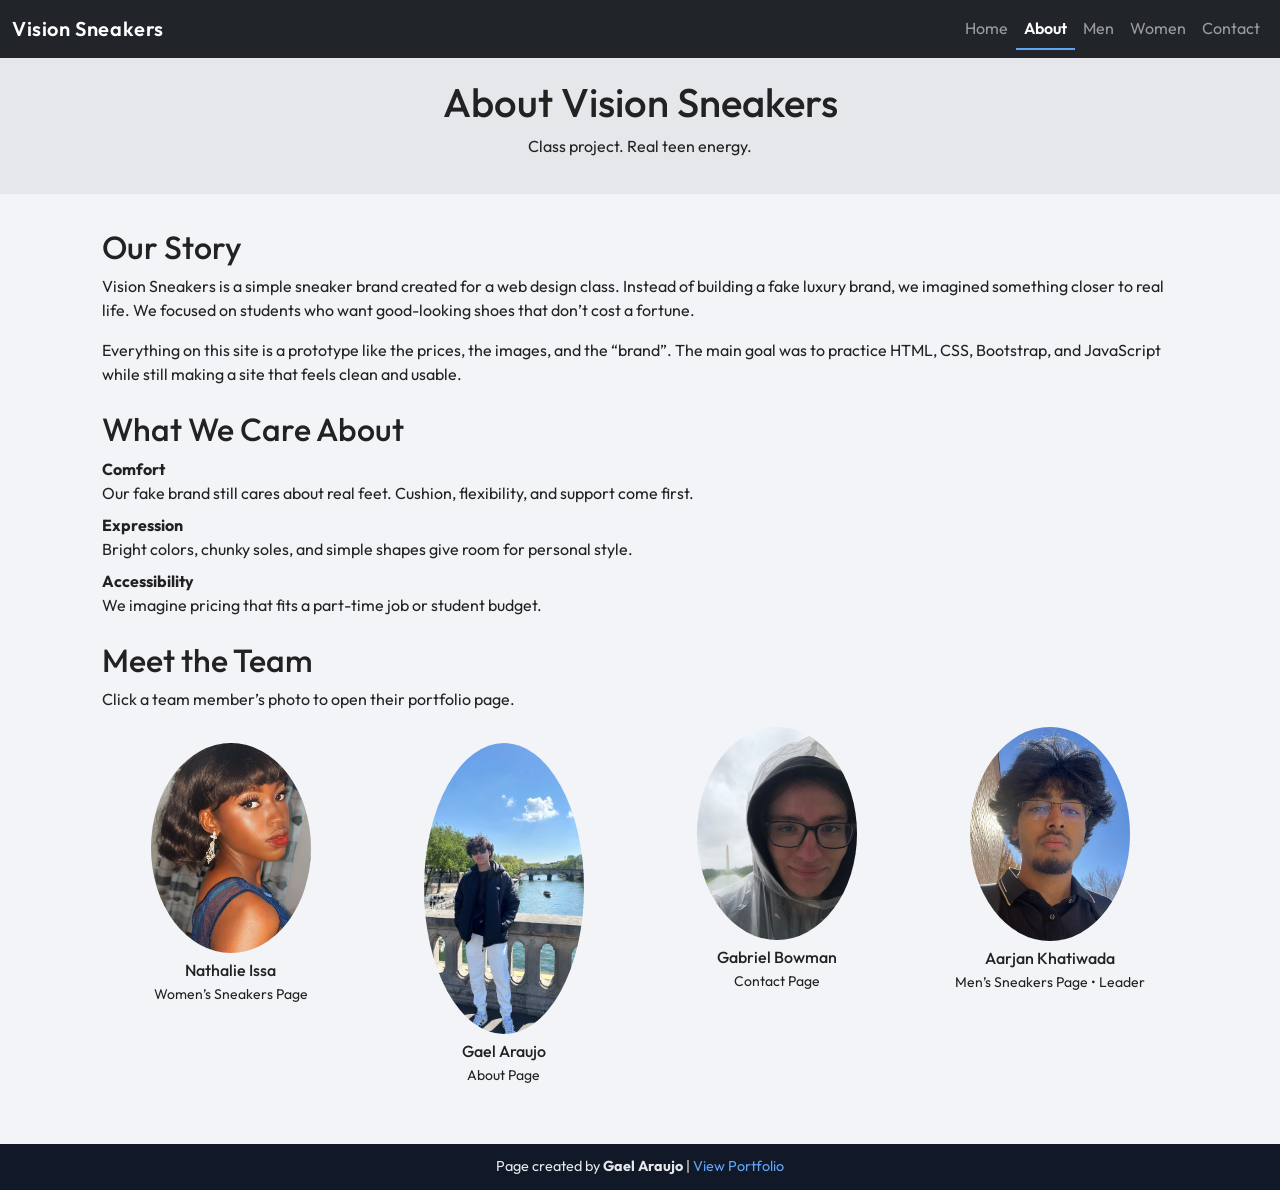
<file: about.html>
<!DOCTYPE html>
<html lang="en">
<head>
    <meta charset="UTF-8">
    <meta name="viewport" content="width=device-width, initial-scale=1.0">
    <title>Vision Sneakers | About</title>
    <link href="https://fonts.googleapis.com/css2?family=Outfit:wght@300;400;600&display=swap" rel="stylesheet">
    <link href="https://cdn.jsdelivr.net/npm/bootstrap@5.3.2/dist/css/bootstrap.min.css" rel="stylesheet">
    <link rel="stylesheet" href="styles.css">
</head>
<body class="mobile">
    <nav class="navbar navbar-expand-lg navbar-dark bg-dark main-nav">
        <div class="container-fluid">
            <a class="navbar-brand logo" href="index.html">Vision Sneakers</a>
            <button class="navbar-toggler" type="button" data-bs-toggle="collapse" data-bs-target="#mainNav">
                <span class="navbar-toggler-icon"></span>
            </button>
            <div class="collapse navbar-collapse" id="mainNav">
                <ul class="navbar-nav ms-auto">
                    <li class="nav-item"><a href="index.html" class="nav-link">Home</a></li>
                    <li class="nav-item"><a href="about.html" class="nav-link active">About</a></li>
                    <li class="nav-item"><a href="mens.html" class="nav-link">Men</a></li>
                    <li class="nav-item"><a href="women.html" class="nav-link">Women</a></li>
                    <li class="nav-item"><a href="contact.html" class="nav-link">Contact</a></li>
                </ul>
            </div>
        </div>
    </nav>

    <header class="page-header text-center">
        <h1>About Vision Sneakers</h1>
        <p>Class project. Real teen energy.</p>
    </header>

    <main class="container my-4">
        <section class="mb-4">
            <h2>Our Story</h2>
            <p>
                Vision Sneakers is a simple sneaker brand created for a web design class. Instead of
                building a fake luxury brand, we imagined something closer to real life. We focused on students who
                want good-looking shoes that don’t cost a fortune.
            </p>
            <p>
                Everything on this site is a prototype like the prices, the images, and the “brand”.
                The main goal was to practice HTML, CSS, Bootstrap, and JavaScript while still
                making a site that feels clean and usable.
            </p>
        </section>

        <section class="mb-4">
            <h2>What We Care About</h2>
            <dl>
                <dt>Comfort</dt>
                <dd>Our fake brand still cares about real feet. Cushion, flexibility, and support come first.</dd>

                <dt>Expression</dt>
                <dd>Bright colors, chunky soles, and simple shapes give room for personal style.</dd>

                <dt>Accessibility</dt>
                <dd>We imagine pricing that fits a part-time job or student budget.</dd>
            </dl>
        </section>

        <section class="mb-4">
            <h2>Meet the Team</h2>
            <p>Click a team member’s photo to open their portfolio page.</p>

            <div class="row g-3 team-grid">
                <div class="col-6 col-md-3 text-center">
                    <a href="portfolio_nathalie.html">
                        <img src="images/portfolio/nathalie.png" alt="Nathalie Issa" class="team-photo">
                    </a>
                    <h3 class="h6 mt-2 mb-1">Nathalie Issa</h3>
                    <p class="small mb-0">Women’s Sneakers Page</p>
                </div>

                <div class="col-6 col-md-3 text-center">
                    <a href="portfolio_gael.html">
                        <img src="images/portfolio/gael1.png" alt="Gael Araujo" class="team-photo">
                    </a>
                    <h3 class="h6 mt-2 mb-1">Gael Araujo</h3>
                    <p class="small mb-0">About Page</p>
                </div>

                <div class="col-6 col-md-3 text-center mt-3 mt-md-0">
                    <a href="portfolio_gabriel.html">
                        <img src="images/portfolio/GabrielPortfolioPicture.jpeg" alt="Gabriel Bowman" class="team-photo">
                    </a>
                    <h3 class="h6 mt-2 mb-1">Gabriel Bowman</h3>
                    <p class="small mb-0">Contact Page</p>
                </div>

                <div class="col-6 col-md-3 text-center mt-3 mt-md-0">
                    <a href="portfolio_aarjan.html">
                        <img src="images/portfolio/aarjan.jpg" alt="Aarjan Khatiwada" class="team-photo">
                    </a>
                    <h3 class="h6 mt-2 mb-1">Aarjan Khatiwada</h3>
                    <p class="small mb-0">Men’s Sneakers Page • Leader</p>
                </div>
            </div>
        </section>
    </main>

    <footer class="site-footer">
        Page created by <strong>Gael Araujo</strong> |
        <a href="portfolio_gael.html">View Portfolio</a>
    </footer>

    <script src="https://cdn.jsdelivr.net/npm/bootstrap@5.3.2/dist/js/bootstrap.bundle.min.js"></script>
    <script src="script.js"></script>
</body>
</html>
</file>
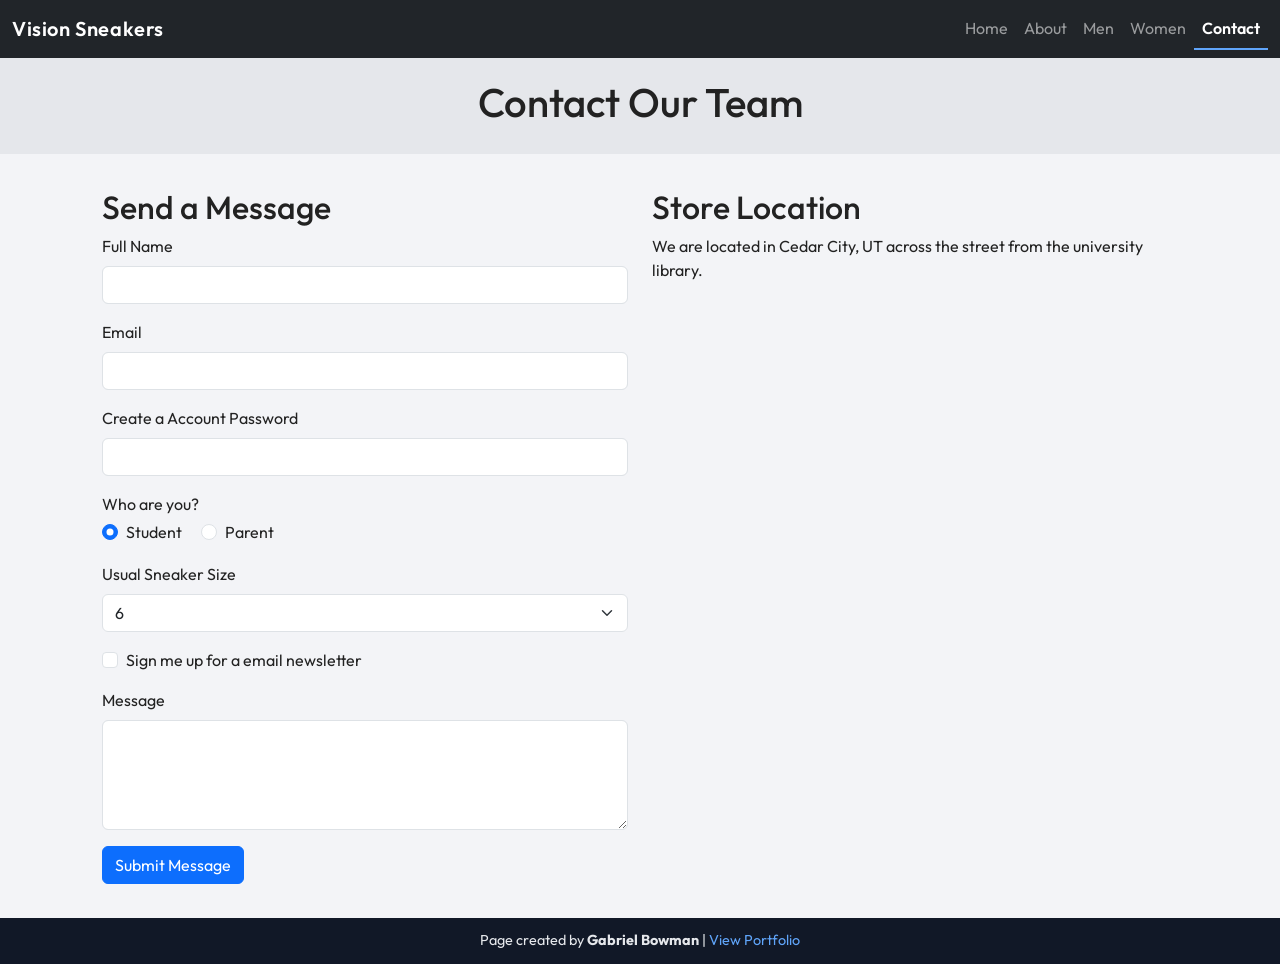
<file: contact.html>
<!DOCTYPE html>
<html lang="en">

<head>
    <meta charset="UTF-8">
    <meta name="viewport" content="width=device-width, initial-scale=1.0">
    <title>Vision Sneakers | Contact</title>

    <link href="https://fonts.googleapis.com/css2?family=Outfit:wght@300;400;600&display=swap" rel="stylesheet">
    <link href="https://cdn.jsdelivr.net/npm/bootstrap@5.3.2/dist/css/bootstrap.min.css" rel="stylesheet">
    <link rel="stylesheet" href="styles.css">
</head>

<body class="mobile">
    <nav class="navbar navbar-expand-lg navbar-dark bg-dark main-nav">
        <div class="container-fluid">
            <a class="navbar-brand logo" href="index.html">Vision Sneakers</a>
            <button class="navbar-toggler" type="button" data-bs-toggle="collapse" data-bs-target="#mainNav">
                <span class="navbar-toggler-icon"></span>
            </button>
            <div class="collapse navbar-collapse" id="mainNav">
                <ul class="navbar-nav ms-auto">
                    <li class="nav-item"><a href="index.html" class="nav-link">Home</a></li>
                    <li class="nav-item"><a href="about.html" class="nav-link">About</a></li>
                    <li class="nav-item"><a href="mens.html" class="nav-link">Men</a></li>
                    <li class="nav-item"><a href="women.html" class="nav-link">Women</a></li>
                    <li class="nav-item"><a href="contact.html" class="nav-link active">Contact</a></li>
                </ul>
            </div>
        </div>
    </nav>

    <header class="page-header text-center">
        <h1>Contact Our Team</h1>
    </header>

    <main class="container my-4">
        <div class="row g-4">
            <div class="col-md-6">
                <h2>Send a Message</h2>
                <form onsubmit="return confirmFormSubmit();">
                    <div class="mb-3">
                        <label for="fullname" class="form-label">Full Name</label>
                        <input id="fullname" type="text" class="form-control" required>
                    </div>

                    <div class="mb-3">
                        <label for="email" class="form-label">Email</label>
                        <input id="email" type="email" class="form-control" required>
                    </div>

                    <div class="mb-3">
                        <label for="password" class="form-label">Create a Account Password</label>
                        <input id="password" type="password" class="form-control" required>
                    </div>

                    <div class="mb-3">
                        <span class="form-label d-block mb-1">Who are you?</span>
                        <div class="form-check form-check-inline">
                            <input class="form-check-input" type="radio" id="role-student" name="role" checked>
                            <label class="form-check-label" for="role-student">Student</label>
                        </div>
                        <div class="form-check form-check-inline">
                            <input class="form-check-input" type="radio" id="role-parent" name="role">
                            <label class="form-check-label" for="role-parent">Parent</label>
                        </div>
                    </div>

                    <div class="mb-3">
                        <label for="size" class="form-label">Usual Sneaker Size</label>
                        <select id="size" class="form-select">
                            <option>6</option>
                            <option>7</option>
                            <option>8</option>
                            <option>9</option>
                            <option>10</option>
                            <option>11</option>
                        </select>
                    </div>

                    <div class="mb-3 form-check">
                        <input id="newsletter" type="checkbox" class="form-check-input">
                        <label for="newsletter" class="form-check-label">
                            Sign me up for a email newsletter
                        </label>
                    </div>

                    <div class="mb-3">
                        <label for="message" class="form-label">Message</label>
                        <textarea id="message" class="form-control" rows="4" required></textarea>
                    </div>

                    <button type="submit" class="btn btn-primary">Submit Message</button>
                </form>
            </div>

            <div class="col-md-6">
                <h2>Store Location</h2>
                <p>We are located in Cedar City, UT across the street from the university library.</p>
                <div class="ratio ratio-16x9">
                    <iframe
                        src="https://www.google.com/maps/embed?pb=!1m18!1m12!1m3!1d101042.056798189!2d-113.10423549999999!3d37.68294505!2m3!1f0!2f0!3f0!3m2!1i1024!2i768!4f13.1!3m3!1m2!1s0x80b5617fe05ec2d1%3A0xef14cae28073d1e9!2sCedar%20City%2C%20UT!5e0!3m2!1sen!2sus!4v1764908845061!5m2!1sen!2sus"
                        width="600" height="450" style="border:0;" allowfullscreen="" loading="lazy"
                        referrerpolicy="no-referrer-when-downgrade"></iframe>
                </div>
            </div>
        </div>
    </main>

    <footer class="site-footer">
        Page created by <strong>Gabriel Bowman</strong> |
        <a href="portfolio_gabriel.html">View Portfolio</a>
    </footer>

    <script src="https://cdn.jsdelivr.net/npm/bootstrap@5.3.2/dist/js/bootstrap.bundle.min.js"></script>
    <script src="script.js"></script>
</body>

</html>
</file>
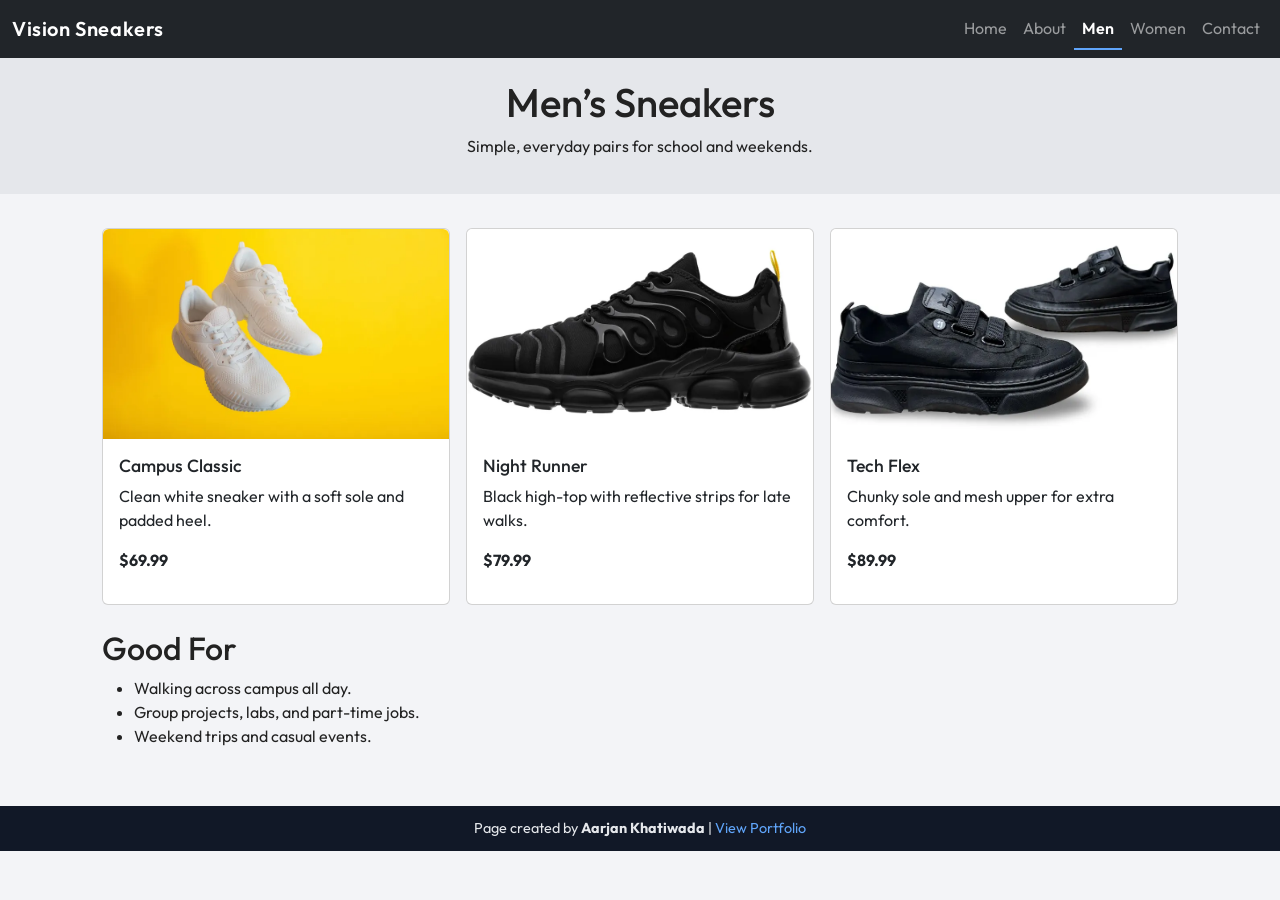
<file: mens.html>
<!DOCTYPE html>
<html lang="en">

<head>
    <meta charset="UTF-8">
    <meta name="viewport" content="width=device-width, initial-scale=1.0">
    <title>Vision Sneakers | Men</title>

    <link href="https://fonts.googleapis.com/css2?family=Outfit:wght@300;400;600&display=swap" rel="stylesheet">
    <link href="https://cdn.jsdelivr.net/npm/bootstrap@5.3.2/dist/css/bootstrap.min.css" rel="stylesheet">
    <link rel="stylesheet" href="styles.css">
</head>

<body class="mobile">
    <nav class="navbar navbar-expand-lg navbar-dark bg-dark main-nav">
        <div class="container-fluid">
            <a class="navbar-brand logo" href="index.html">Vision Sneakers</a>
            <button class="navbar-toggler" type="button" data-bs-toggle="collapse" data-bs-target="#mainNav">
                <span class="navbar-toggler-icon"></span>
            </button>
            <div class="collapse navbar-collapse" id="mainNav">
                <ul class="navbar-nav ms-auto">
                    <li class="nav-item"><a href="index.html" class="nav-link">Home</a></li>
                    <li class="nav-item"><a href="about.html" class="nav-link">About</a></li>
                    <li class="nav-item"><a href="mens.html" class="nav-link active">Men</a></li>
                    <li class="nav-item"><a href="women.html" class="nav-link">Women</a></li>
                    <li class="nav-item"><a href="contact.html" class="nav-link">Contact</a></li>
                </ul>
            </div>
        </div>
    </nav>

    <header class="page-header text-center">
        <h1>Men’s Sneakers</h1>
        <p>Simple, everyday pairs for school and weekends.</p>
    </header>

    <main class="container my-4">
        <section class="mb-4">
            <div class="row g-3">
                <div class="col-md-4">
                    <article class="card">
                        <img src="shoes/casual.webp" alt="Campus Classic sneakers" class="card-img-top animated-img-2">
                        <div class="card-body">
                            <h2 class="h5">Campus Classic</h2>
                            <p>Clean white sneaker with a soft sole and padded heel.</p>
                            <p><strong>$69.99</strong></p>
                        </div>
                    </article>
                </div>
                <div class="col-md-4">
                    <article class="card">
                        <img src="shoes/nightrunner.webp" alt="Night Runner sneakers" class="card-img-top">
                        <div class="card-body">
                            <h2 class="h5">Night Runner</h2>
                            <p>Black high-top with reflective strips for late walks.</p>
                            <p><strong>$79.99</strong></p>
                        </div>
                    </article>
                </div>
                <div class="col-md-4">
                    <article class="card">
                        <img src="shoes/techflex.webp" alt="Tech Flex sneakers" class="card-img-top">
                        <div class="card-body">
                            <h2 class="h5">Tech Flex</h2>
                            <p>Chunky sole and mesh upper for extra comfort.</p>
                            <p><strong>$89.99</strong></p>
                        </div>
                    </article>
                </div>
            </div>
        </section>

        <section class="mb-4">
            <h2>Good For</h2>
            <ul>
                <li>Walking across campus all day.</li>
                <li>Group projects, labs, and part-time jobs.</li>
                <li>Weekend trips and casual events.</li>
            </ul>
        </section>
    </main>

    <footer class="site-footer">
        Page created by <strong>Aarjan Khatiwada</strong> |
        <a href="portfolio_aarjan.html">View Portfolio</a>
    </footer>

    <script src="https://cdn.jsdelivr.net/npm/bootstrap@5.3.2/dist/js/bootstrap.bundle.min.js"></script>
    <script src="script.js"></script>
</body>

</html>
</file>
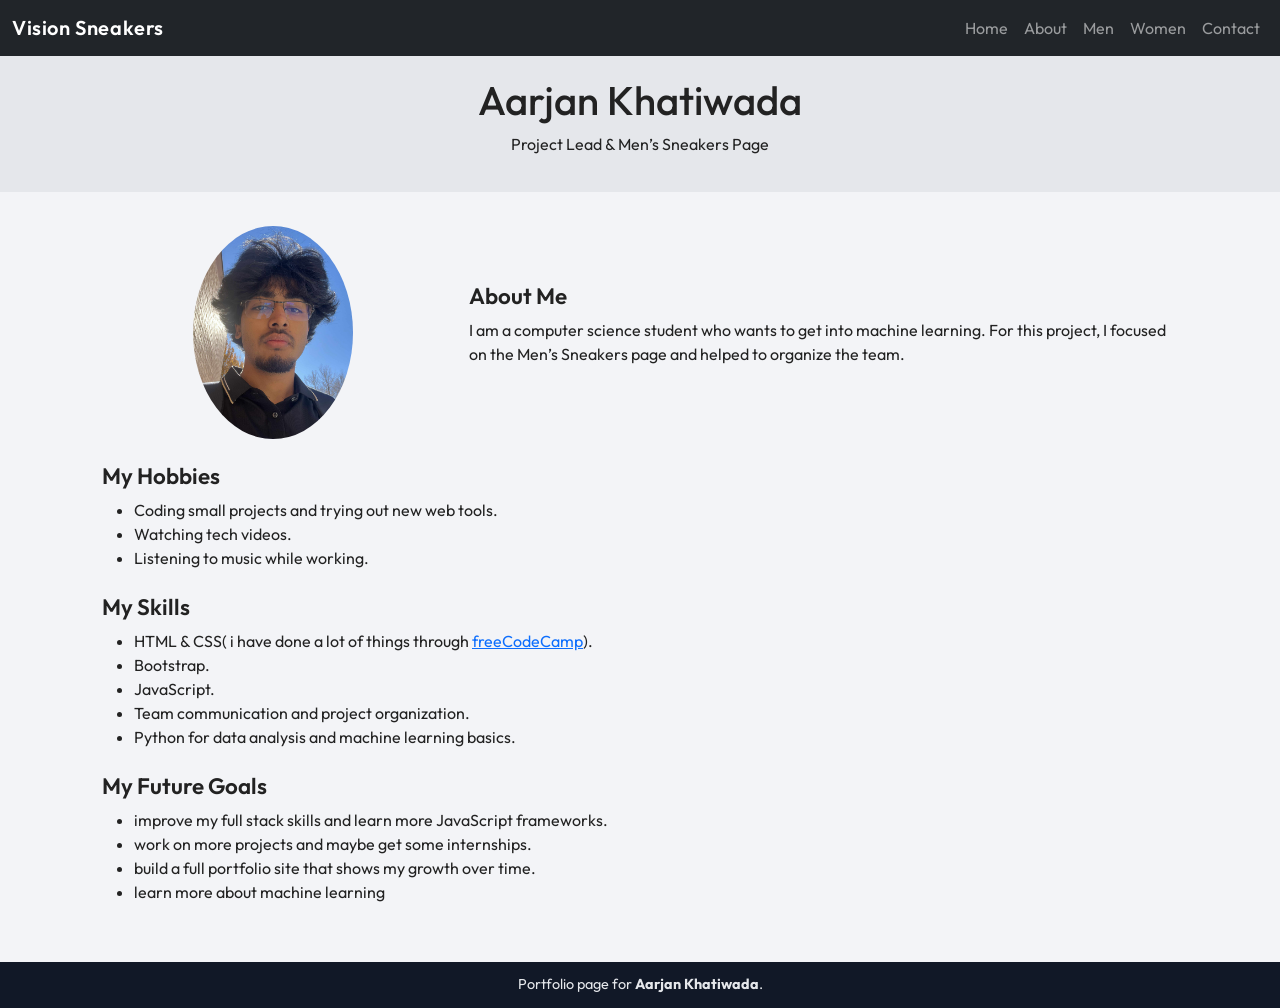
<file: portfolio_aarjan.html>
<!DOCTYPE html>
<html lang="en">
<head>
    <meta charset="UTF-8">
    <meta name="viewport" content="width=device-width, initial-scale=1.0">
    <title>Aarjan Khatiwada | Portfolio</title>

    <link href="https://fonts.googleapis.com/css2?family=Outfit:wght@300;400;600&display=swap" rel="stylesheet">
    <link href="https://cdn.jsdelivr.net/npm/bootstrap@5.3.2/dist/css/bootstrap.min.css" rel="stylesheet">
    <link rel="stylesheet" href="styles.css">
</head>
<body class="mobile">

    <nav class="navbar navbar-expand-lg navbar-dark bg-dark main-nav">
        <div class="container-fluid">
            <a class="navbar-brand logo" href="index.html">Vision Sneakers</a>
            <button class="navbar-toggler" type="button" data-bs-toggle="collapse" data-bs-target="#mainNav">
                <span class="navbar-toggler-icon"></span>
            </button>
            <div class="collapse navbar-collapse" id="mainNav">
                <ul class="navbar-nav ms-auto">
                    <li class="nav-item"><a href="index.html" class="nav-link">Home</a></li>
                    <li class="nav-item"><a href="about.html" class="nav-link">About</a></li>
                    <li class="nav-item"><a href="mens.html" class="nav-link">Men</a></li>
                    <li class="nav-item"><a href="women.html" class="nav-link">Women</a></li>
                    <li class="nav-item"><a href="contact.html" class="nav-link">Contact</a></li>
                </ul>
            </div>
        </div>
    </nav>

    <header class="page-header text-center">
        <h1>Aarjan Khatiwada</h1>
        <p>Project Lead & Men’s Sneakers Page</p>
    </header>

    <main class="container my-4">
        <section class="row align-items-center mb-4">
            <div class="col-md-4 text-center mb-3 mb-md-0">
                <img src="images/portfolio/aarjan.jpg" alt=" This is a pPhoto of Aarjan Khatiwada" class="team-photo">
            </div>
            <div class="col-md-8">
                <h2 class="section-title">About Me</h2>
                <p>
                    I am a computer science student who wants to get into machine learning.
                    For this project, I focused on the Men’s Sneakers page and helped to organize the team.
                </p>
            </div>
        </section>

        <section class="mb-4">
            <h2 class="section-title">My Hobbies</h2>
            <ul>
                <li>Coding small projects and trying out new web tools.</li>
                <li>Watching tech videos.</li>
                <li>Listening to music while working.</li>
            </ul>
        </section>

        <section class="mb-4">
            <h2 class="section-title">My Skills</h2>
            <ul>
                <li>HTML &amp; CSS( i have done a lot of things through <a href="https://www.freecodecamp.org"
                        target="_blank" rel="noopener noreferrer">freeCodeCamp</a>).</li>
                <li>Bootstrap.</li>
                <li>JavaScript.</li>
                <li>Team communication and project organization.</li>
                <li>Python for data analysis and machine learning basics.</li>
            </ul>
        </section>

        <section class="mb-4">
            <h2 class="section-title">My Future Goals</h2>
            <ul>
                <li>improve my full stack skills and learn more JavaScript frameworks.</li>
                <li>work on more projects and maybe get some internships.</li>
                <li>build a full portfolio site that shows my growth over time.</li>
                <li>learn more about machine learning</li>
            </ul>
        </section>
    </main>

    <footer class="site-footer">
        Portfolio page for <strong>Aarjan Khatiwada</strong>.
    </footer>

    <script src="https://cdn.jsdelivr.net/npm/bootstrap@5.3.2/dist/js/bootstrap.bundle.min.js"></script>
    <script src="script.js"></script>
</body>
</html>
</file>
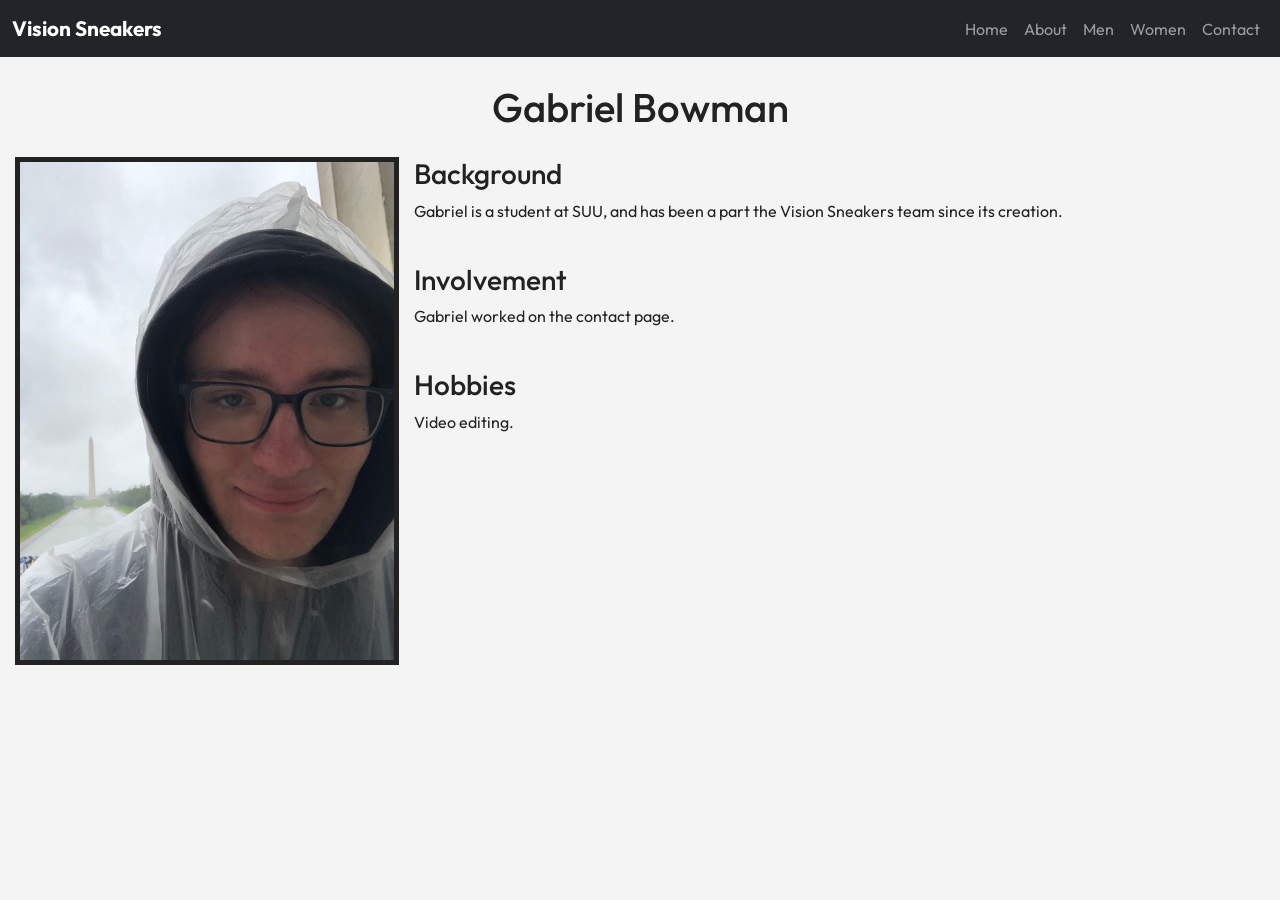
<file: portfolio_gabriel.html>
<!DOCTYPE html>
<html lang="en">
<!-- Gabriel Bowman, 12/2/2025 -->
<head>
    <meta charset="utf-8">
    <meta name="viewport" content="width=device-width, initial-scale=1.0">
    <link href="https://fonts.googleapis.com/css2?family=Outfit:wght@300;400;600&display=swap" rel="stylesheet">
    <link href="https://cdn.jsdelivr.net/npm/bootstrap@5.3.2/dist/css/bootstrap.min.css" rel="stylesheet">
    <link rel="stylesheet" href="portfolios/Gabriel portfolio/stylesGabe.css">
    <title>Gabriel Bowman | Portfolio</title>
</head>
<body class="mobile">

    <!-- Navbar -->
<nav class="navbar navbar-expand-lg navbar-dark bg-dark main-nav">
    <div class="container-fluid">
        <a class="navbar-brand logo" href="index.html">Vision Sneakers</a>
        <button class="navbar-toggler" type="button" data-bs-toggle="collapse" data-bs-target="#mainNav">
            <span class="navbar-toggler-icon"></span>
        </button>
        <div class="collapse navbar-collapse" id="mainNav">
            <ul class="navbar-nav ms-auto">
                <li class="nav-item"><a href="index.html" class="nav-link">Home</a></li>
                <li class="nav-item"><a href="about.html" class="nav-link">About</a></li>
                <li class="nav-item"><a href="mens.html" class="nav-link">Men</a></li>
                <li class="nav-item"><a href="women.html" class="nav-link">Women</a></li>
                <li class="nav-item"><a href="contact.html" class="nav-link">Contact</a></li>
            </ul>
        </div>
    </div>
</nav>

    <!--The main content-->
	<main class="gabe">
        <header class="page-header text-center py-3">
            <h1>Gabriel Bowman</h1>
        </header>
        <img src="images/portfolio/GabrielPortfolioPicture.jpeg" alt="Picture of Gabriel Bowman">
        <h3>Background</h3>
        <p>Gabriel is a student at SUU, and has been a part the Vision Sneakers team since its creation.</p>
        &nbsp;
        <h3>Involvement</h3>
        <p>Gabriel worked on the contact page.</p>
        &nbsp;
        <h3>Hobbies</h3>
        <p>Video editing.</p>
	</main>
</body>
</html>
</file>
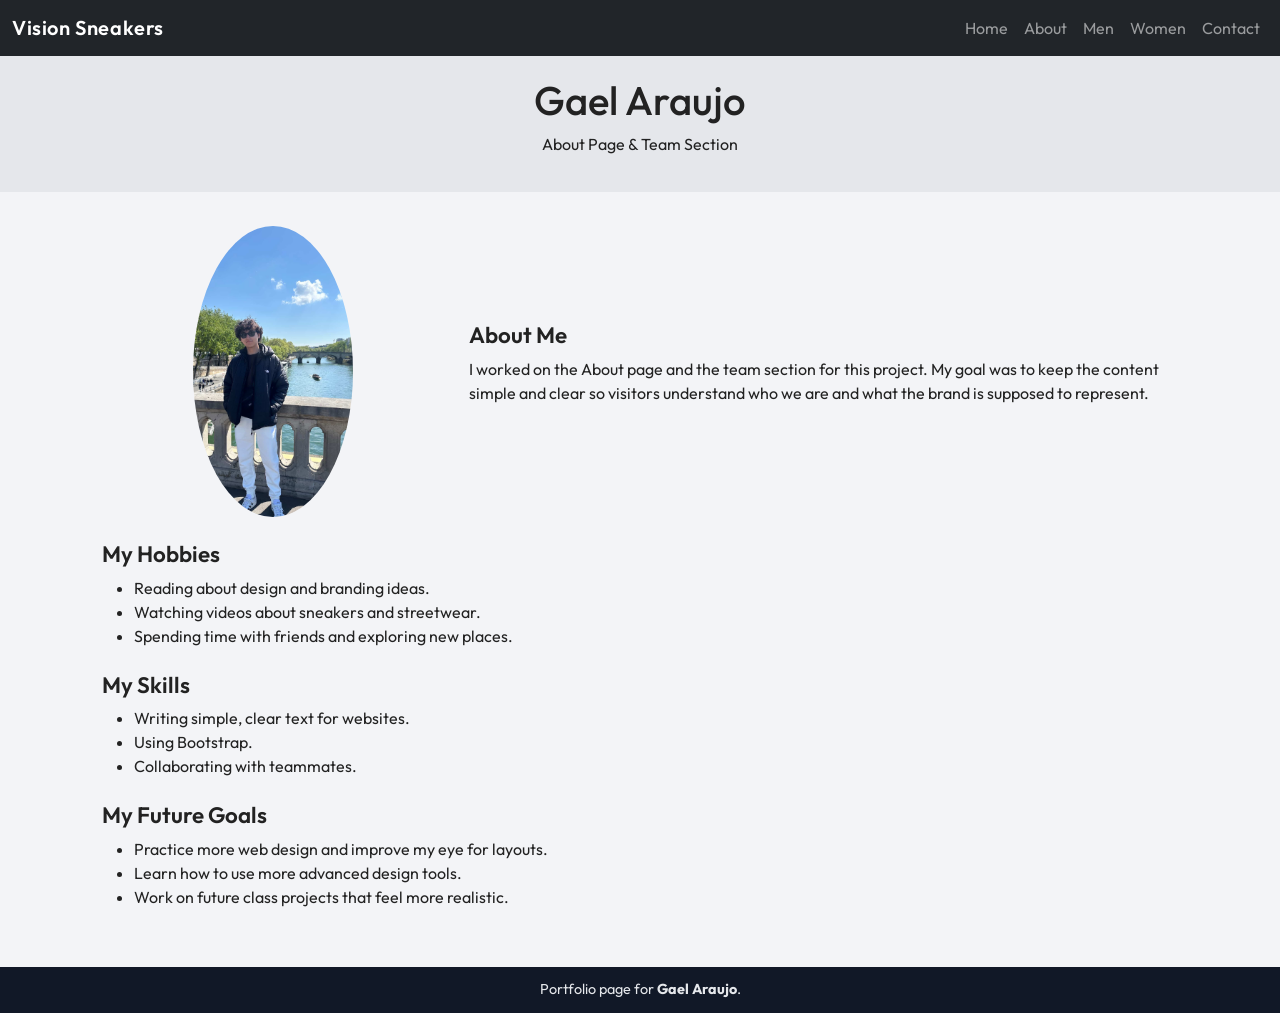
<file: portfolio_gael.html>
<!DOCTYPE html>
<html lang="en">
<head>
    <meta charset="UTF-8">
    <meta name="viewport" content="width=device-width, initial-scale=1.0">
    <title>Gael Araujo | Portfolio</title>

    <link href="https://fonts.googleapis.com/css2?family=Outfit:wght@300;400;600&display=swap"
          rel="stylesheet">
    <link href="https://cdn.jsdelivr.net/npm/bootstrap@5.3.2/dist/css/bootstrap.min.css"
          rel="stylesheet">
    <link rel="stylesheet" href="styles.css">
</head>
<body class="mobile">

<nav class="navbar navbar-expand-lg navbar-dark bg-dark main-nav">
    <div class="container-fluid">
        <a class="navbar-brand logo" href="index.html">Vision Sneakers</a>
        <button class="navbar-toggler" type="button" data-bs-toggle="collapse" data-bs-target="#mainNav">
            <span class="navbar-toggler-icon"></span>
        </button>
        <div class="collapse navbar-collapse" id="mainNav">
            <ul class="navbar-nav ms-auto">
                <li class="nav-item"><a href="index.html" class="nav-link">Home</a></li>
                <li class="nav-item"><a href="about.html" class="nav-link">About</a></li>
                <li class="nav-item"><a href="mens.html" class="nav-link">Men</a></li>
                <li class="nav-item"><a href="women.html" class="nav-link">Women</a></li>
                <li class="nav-item"><a href="contact.html" class="nav-link">Contact</a></li>
            </ul>
        </div>
    </div>
</nav>

<header class="page-header text-center">
    <h1>Gael Araujo</h1>
    <p>About Page &amp; Team Section</p>
</header>

<main class="container my-4">
    <section class="row align-items-center mb-4">
        <div class="col-md-4 text-center mb-3 mb-md-0">
            <img src="images/portfolio/gael1.png"
                 alt="Gael Araujo picture" class="team-photo">
        </div>
        <div class="col-md-8">
            <h2 class="section-title">About Me</h2>
            <p>
                I worked on the About page and the team section for this project. My goal was
                to keep the content simple and clear so visitors understand who we are and
                what the brand is supposed to represent.
            </p>
        </div>
    </section>

    <section class="mb-4">
        <h2 class="section-title">My Hobbies</h2>
        <ul>
            <li>Reading about design and branding ideas.</li>
            <li>Watching videos about sneakers and streetwear.</li>
            <li>Spending time with friends and exploring new places.</li>
        </ul>
    </section>

    <section class="mb-4">
        <h2 class="section-title">My Skills</h2>
        <ul>
            <li>Writing simple, clear text for websites.</li>
            <li>Using Bootstrap.</li>
            <li>Collaborating with teammates.</li>
        </ul>
    </section>

    <section class="mb-4">
        <h2 class="section-title">My Future Goals</h2>
        <ul>
            <li>Practice more web design and improve my eye for layouts.</li>
            <li>Learn how to use more advanced design tools.</li>
            <li>Work on future class projects that feel more realistic.</li>
        </ul>
    </section>
</main>

<footer class="site-footer">
    Portfolio page for <strong>Gael Araujo</strong>.
</footer>

<script src="https://cdn.jsdelivr.net/npm/bootstrap@5.3.2/dist/js/bootstrap.bundle.min.js"></script>
<script src="script.js"></script>
</body>
</html>
</file>
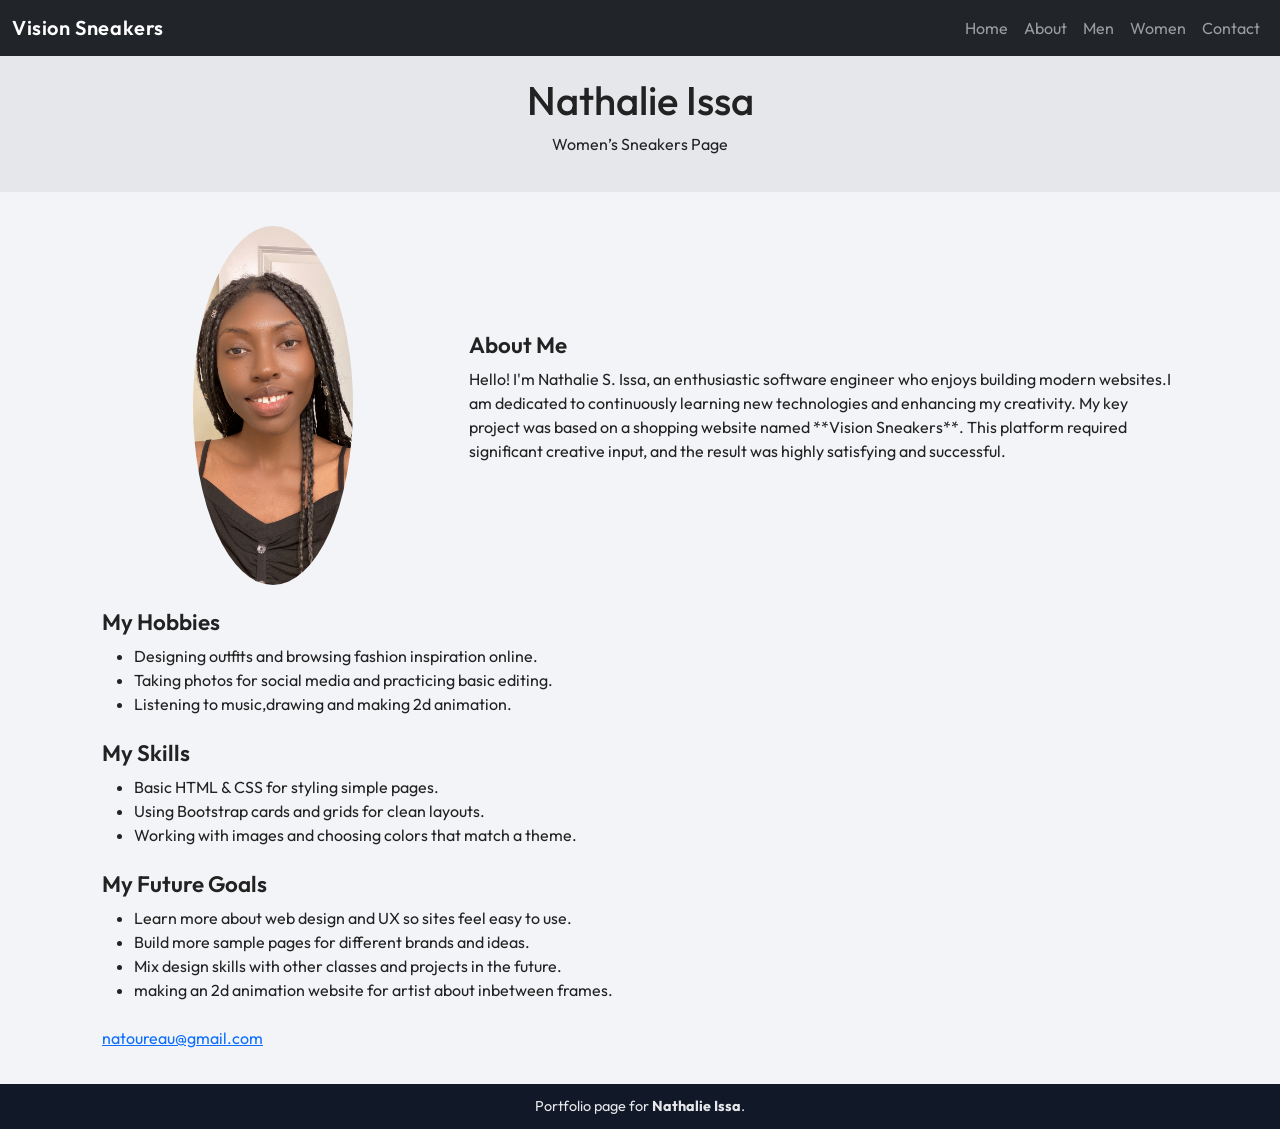
<file: portfolio_nathalie.html>
<!DOCTYPE html>
<html lang="en">
<head>
    <meta charset="UTF-8">
    <meta name="viewport" content="width=device-width, initial-scale=1.0">
    <title>Nathalie Issa | Portfolio</title>

    <link href="https://fonts.googleapis.com/css2?family=Outfit:wght@300;400;600&display=swap"
          rel="stylesheet">
    <link href="https://cdn.jsdelivr.net/npm/bootstrap@5.3.2/dist/css/bootstrap.min.css"
          rel="stylesheet">
    <link rel="stylesheet" href="styles.css">
</head>
<body class="mobile">

<nav class="navbar navbar-expand-lg navbar-dark bg-dark main-nav">
    <div class="container-fluid">
        <a class="navbar-brand logo" href="index.html">Vision Sneakers</a>
        <button class="navbar-toggler" type="button" data-bs-toggle="collapse" data-bs-target="#mainNav">
            <span class="navbar-toggler-icon"></span>
        </button>
        <div class="collapse navbar-collapse" id="mainNav">
            <ul class="navbar-nav ms-auto">
                <li class="nav-item"><a href="index.html" class="nav-link">Home</a></li>
                <li class="nav-item"><a href="about.html" class="nav-link">About</a></li>
                <li class="nav-item"><a href="mens.html" class="nav-link">Men</a></li>
                <li class="nav-item"><a href="women.html" class="nav-link">Women</a></li>
                <li class="nav-item"><a href="contact.html" class="nav-link">Contact</a></li>
            </ul>
        </div>
    </div>
</nav>

<header class="page-header text-center">
    <h1>Nathalie Issa</h1>
    <p>Women’s Sneakers Page</p>
</header>

<main class="container my-4">
    <!-- Intro + photo -->
    <section class="row align-items-center mb-4">
        <div class="col-md-4 text-center mb-3 mb-md-0">
            <!-- Replace with Nathalie's real picture -->
            <img src="images/portfolio/nathalie.JPG"
                 alt="Photo of Nathalie Issa" class="team-photo">
        </div>
        <div class="col-md-8">
            <h2 class="section-title">About Me</h2>
            <p>
                 Hello! I'm Nathalie S. Issa, an enthusiastic software engineer who enjoys building modern websites.I am dedicated to continuously learning new technologies and enhancing my creativity. My key project was based on a shopping website named **Vision Sneakers**. This platform required significant creative input, and the result was highly satisfying and successful.
            </p>
        </div>
    </section>

    <!-- My Hobbies -->
    <section class="mb-4">
        <h2 class="section-title">My Hobbies</h2>
        <ul>
            <li>Designing outfits and browsing fashion inspiration online.</li>
            <li>Taking photos for social media and practicing basic editing.</li>
            <li>Listening to music,drawing and making 2d animation.</li>
        </ul>
    </section>

    <!-- My Skills -->
    <section class="mb-4">
        <h2 class="section-title">My Skills</h2>
        <ul>
            <li>Basic HTML &amp; CSS for styling simple pages.</li>
            <li>Using Bootstrap cards and grids for clean layouts.</li>
            <li>Working with images and choosing colors that match a theme.</li>
        </ul>
    </section>

    <!-- My Future Goals -->
    <section class="mb-4">
        <h2 class="section-title">My Future Goals</h2>
        <ul>
            <li>Learn more about web design and UX so sites feel easy to use.</li>
            <li>Build more sample pages for different brands and ideas.</li>
            <li>Mix design skills with other classes and projects in the future.</li>
            <li>making an 2d animation website for artist about inbetween frames.</li>
        </ul>
    </section>
     <div class="flex flex-col sm:flex-row sm:space-x-4 sm:divide-x divide-text-muted/30">
                    <a href="mailto:natoureau@gmail.com" class="text-text-muted hover:text-primary-blue transition pr-4 mb-1 sm:mb-0">
                        natoureau@gmail.com
                    </a>
</main>

<footer class="site-footer">
    Portfolio page for <strong>Nathalie Issa</strong>.
</footer>

<script src="https://cdn.jsdelivr.net/npm/bootstrap@5.3.2/dist/js/bootstrap.bundle.min.js"></script>
<script src="script.js"></script>
</body>
</html>
</file>
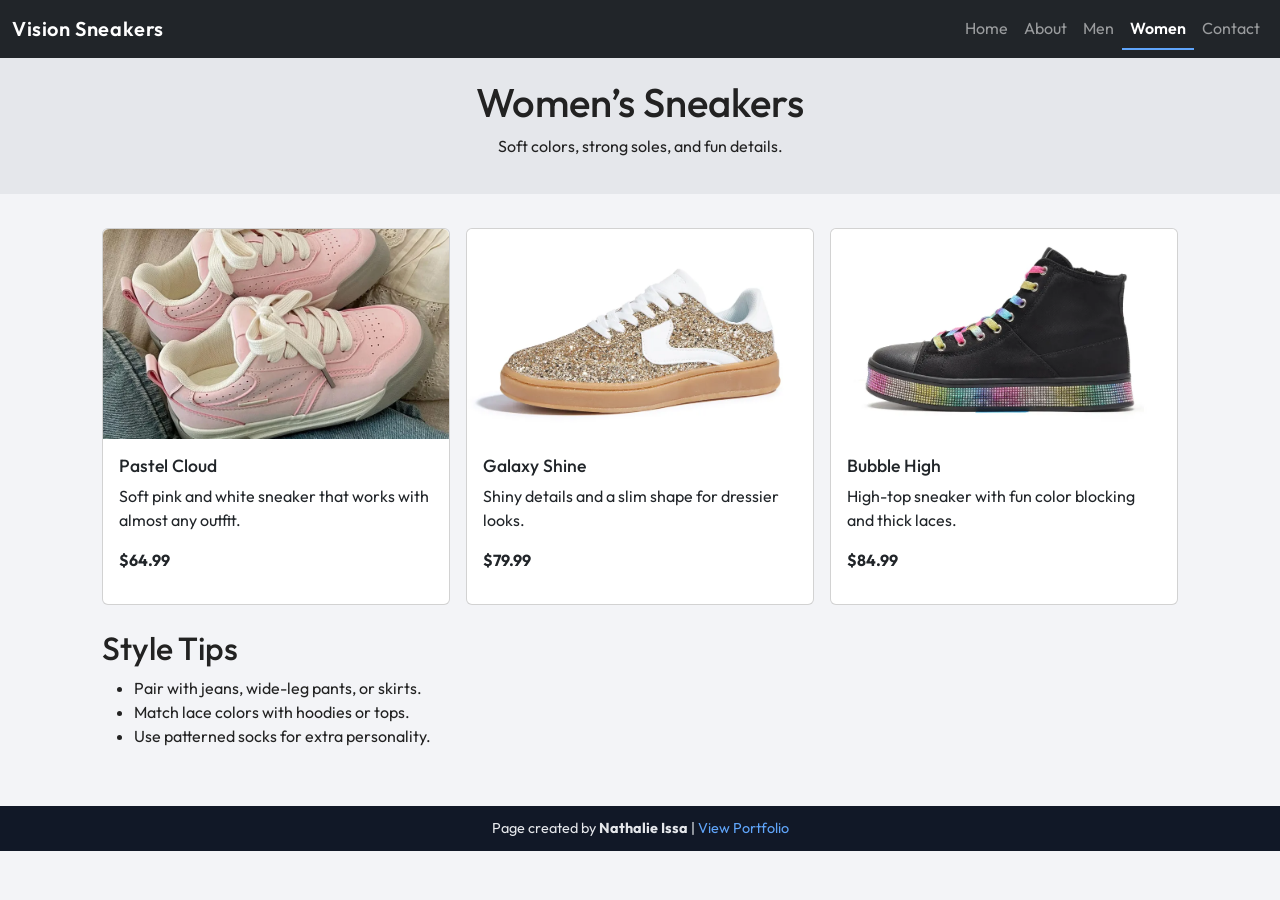
<file: women.html>
<!DOCTYPE html>
<html lang="en">
<head>
    <meta charset="UTF-8">
    <meta name="viewport" content="width=device-width, initial-scale=1.0">
    <title>Vision Sneakers | Women</title>

    <link href="https://fonts.googleapis.com/css2?family=Outfit:wght@300;400;600&display=swap" rel="stylesheet">
    <link href="https://cdn.jsdelivr.net/npm/bootstrap@5.3.2/dist/css/bootstrap.min.css" rel="stylesheet">
    <link rel="stylesheet" href="styles.css">
</head>
<body class="mobile">
    <nav class="navbar navbar-expand-lg navbar-dark bg-dark main-nav">
        <div class="container-fluid">
            <a class="navbar-brand logo" href="index.html">Vision Sneakers</a>
            <button class="navbar-toggler" type="button" data-bs-toggle="collapse" data-bs-target="#mainNav">
                <span class="navbar-toggler-icon"></span>
            </button>
            <div class="collapse navbar-collapse" id="mainNav">
                <ul class="navbar-nav ms-auto">
                    <li class="nav-item"><a href="index.html" class="nav-link">Home</a></li>
                    <li class="nav-item"><a href="about.html" class="nav-link">About</a></li>
                    <li class="nav-item"><a href="mens.html" class="nav-link">Men</a></li>
                    <li class="nav-item"><a href="women.html" class="nav-link active">Women</a></li>
                    <li class="nav-item"><a href="contact.html" class="nav-link">Contact</a></li>
                </ul>
            </div>
        </div>
    </nav>

    <header class="page-header text-center">
        <h1>Women’s Sneakers</h1>
        <p>Soft colors, strong soles, and fun details.</p>
    </header>

    <main class="container my-4">
        <section class="mb-4">
            <div class="row g-3">
                <div class="col-md-4">
                    <article class="card">
                        <img src="shoes/pastelcloud.webp" class="card-img-top">
                        <div class="card-body">
                            <h2 class="h5">Pastel Cloud</h2>
                            <p>Soft pink and white sneaker that works with almost any outfit.</p>
                            <p><strong>$64.99</strong></p>
                        </div>
                    </article>
                </div>
                <div class="col-md-4">
                    <article class="card">
                        <img src="shoes/galaxyshine.webp" alt="Galaxy Shine sneakers" class="card-img-top">
                        <div class="card-body">
                            <h2 class="h5">Galaxy Shine</h2>
                            <p>Shiny details and a slim shape for dressier looks.</p>
                            <p><strong>$79.99</strong></p>
                        </div>
                    </article>
                </div>
                <div class="col-md-4">
                    <article class="card">
                        <img src="shoes/high.webp" alt="Bubble High sneakers" class="card-img-top">
                        <div class="card-body">
                            <h2 class="h5">Bubble High</h2>
                            <p>High-top sneaker with fun color blocking and thick laces.</p>
                            <p><strong>$84.99</strong></p>
                        </div>
                    </article>
                </div>
            </div>
        </section>

        <section class="mb-4">
            <h2>Style Tips</h2>
            <ul>
                <li>Pair with jeans, wide-leg pants, or skirts.</li>
                <li>Match lace colors with hoodies or tops.</li>
                <li>Use patterned socks for extra personality.</li>
            </ul>
        </section>
    </main>

    <footer class="site-footer">
        Page created by <strong>Nathalie Issa</strong> |
        <a href="portfolio_nathalie.html">View Portfolio</a>
    </footer>

    <script src="https://cdn.jsdelivr.net/npm/bootstrap@5.3.2/dist/js/bootstrap.bundle.min.js"></script>
    <script src="script.js"></script>
</body>
</html>
</file>
<file: styles.css>
body {
    margin: 0;
    font-family: 'Outfit', Arial, sans-serif;
    background-color: #f3f4f7;
    /* this is the background color for the whole sie */
    color: #222;
}

.container {
    padding-top: 10px;
    padding-bottom: 10px;
}

/* this is the styles for the logo */
.logo {
    font-weight: 600;
    letter-spacing: 0.03em;
}

.main-nav {
    position: sticky;
    /*  this makes the logo and nav bar sticky */
    top: 0;
    z-index: 1000;
}

.hero {
    background: linear-gradient(135deg, #111827, #1f2937);
    color: #fff;
    padding: 40px 20px;
}

.hero h1 {
    font-size: 1.6rem;
    margin-bottom: 0.5rem;
}

.hero p {
    margin-bottom: 1rem;
}

.page-header {
    background-color: #e5e7eb;
    padding: 20px 10px;
}

.section-title {
    font-size: 1.4rem;
    font-weight: 600;
}

.card-img-top {
    width: 100%;
    height: 210px;
    object-fit: cover;
    border-radius: 6px 6px 0 0;
}

.site-footer {
    text-align: center;
    padding: 12px;
    background-color: #111827;
    color: #e5e7eb;
    font-size: 0.9rem;
    border-top: none;
    margin-top: 0;
}

.site-footer a {
    color: #60a5fa;
    text-decoration: none;
}

.site-footer * {
    margin-bottom: 0;
}
.social-bar {
    background-color: #111827;
    color: white;
    padding: 15px 10px;
}

.feature-grid {
    display: grid;
    grid-template-columns: 1fr;
    gap: 12px;
}
.feature-card {
    background-color: #ffffff;
    border-radius: 10px;
    padding: 14px;
    box-shadow: 0 2px 4px rgba(0, 0, 0, 0.05);
}

#Tablet-desktop {
    display: none;
}

.mobile-required-list {
    margin-top: 8px;
    margin-left: 20px;
}

.team-grid {
    margin-top: 10px;
}

.team-photo {
    width: 100%;
    max-width: 160px;
    border-radius: 50%;
    object-fit: cover;
    display: block;
    margin: 0 auto;
}

@keyframes floatUpDown {
    0% {
        transform: translateY(0);
    }

    50% {
        transform: translateY(-6px);
    }

    100% {
        transform: translateY(0);
    }
}

/*  this is the animated image used on Home page */
.animated-img-1 {
    animation: floatUpDown 3s ease-in-out infinite;
}

/* this adds an animated image that is used on Men’s page */
.animated-img-2 {
    animation: floatUpDown 3s ease-in-out infinite;
    animation-delay: 1.5s;
}

/ @media (min-width: 768px) {
    .mobile-required-list {
        display: none;
    }

    /* thi sis to Show Tablet-desktop table on tablet */
    #Tablet-desktop {
        display: table;
    }

    .feature-grid {
        grid-template-columns: repeat(2, 1fr);
    }

    .hero h1 {
        font-size: 1.9rem;
    }

    .feature-card {
        padding: 18px;
    }
}



@media (min-width: 1024px) {

    /* to hide the mobile list */
    .mobile-required-list {
        display: none;
    }

    #Tablet-desktop {
        display: table;
    }

    .feature-grid {
        grid-template-columns: repeat(4, 1fr);
    }

    .navbar-nav .nav-link:hover {
        text-decoration: underline;
    }

    .navbar-nav .nav-link.active {
        font-weight: 600;
        border-bottom: 2px solid #60a5fa;
    }

    .hero {
        padding: 60px 40px;
    }


    .container {
        max-width: 1100px;
    }

    .card .h5,
    .card h2 {
        font-size: 1.1rem;
    }
}
</file>
<file: portfolios/Gabriel portfolio/stylesGabe.css>
/* Global Styles */

body {
    font-family: 'Outfit', Arial, sans-serif;
    margin: 0;
    background-color: #f4f4f4;
    color: #222;
}

.logo {
    font-weight: bold;
    font-size: 1.3rem;
}

.main-nav {
    position: sticky;
    top: 0;
    z-index: 1000;
}

.hero {
    background-color: #222;
    color: white;
    padding: 40px 15px;
    text-align: center;
}

h1, h2 {
    margin-top: 10px;
    margin-bottom: 10px;
}

.card img {
    width: 100%;
    height: 220px;
    object-fit: cover;
}

.style-grid {
    display: grid;
    grid-template-columns: 1fr 1fr;
    gap: 10px;
}

.style-box {
    background-color: #e0e0e0;
    padding: 10px;
    text-align: center;
}

#Tablet-desktop {
    display: none;
}

.mobile-required-list {
    margin-left: 20px;
}

footer a {
    color: #87cefa;
    text-decoration: none;
}

/* gabe portfolio */
.gabe img {
    display: block;
    max-width: 290px;
    width: 60%;
    height: auto;
    border: 5px solid #222;
    margin: auto;
}

.gabe h3 {
    text-align: center;
}

.gabe p {
    text-align: center;
}

/* Tablet styles */
@media (min-width: 768px) {

    
    .mobile-required-list {
        display: none;
    }

    #Tablet-desktop {
        display: table;
    }

    .style-grid {
        grid-template-columns: repeat(4, 1fr);
    }

    h2 {
        font-size: 1.5rem;
    }

    section.container {
        padding-bottom: 15px;
    }

    /* gabe portfolio */
    .gabe img {
       max-width: 30%;
       height: auto;
       float: left;
       margin: 0 15px;
    }
    .gabe h3 {
        text-align: left;
    }

    .gabe p {
        text-align: left;
    }

}

/* Desktop styles */
@media (min-width: 1024px) {

    .mobile-required-list {
        display: none;
    }

    #Tablet-desktop {
        display: table;
    }

    .navbar-nav .nav-link:hover {
        text-decoration: underline;
    }

    .navbar-nav .nav-link.active {
        font-weight: bold;
    }

    .hero {
        padding-top: 60px;
        padding-bottom: 60px;
    }

    .container {
        max-width: 1100px;
    }

    .style-box {
        font-size: 1.05rem;
    }
}
</file>
